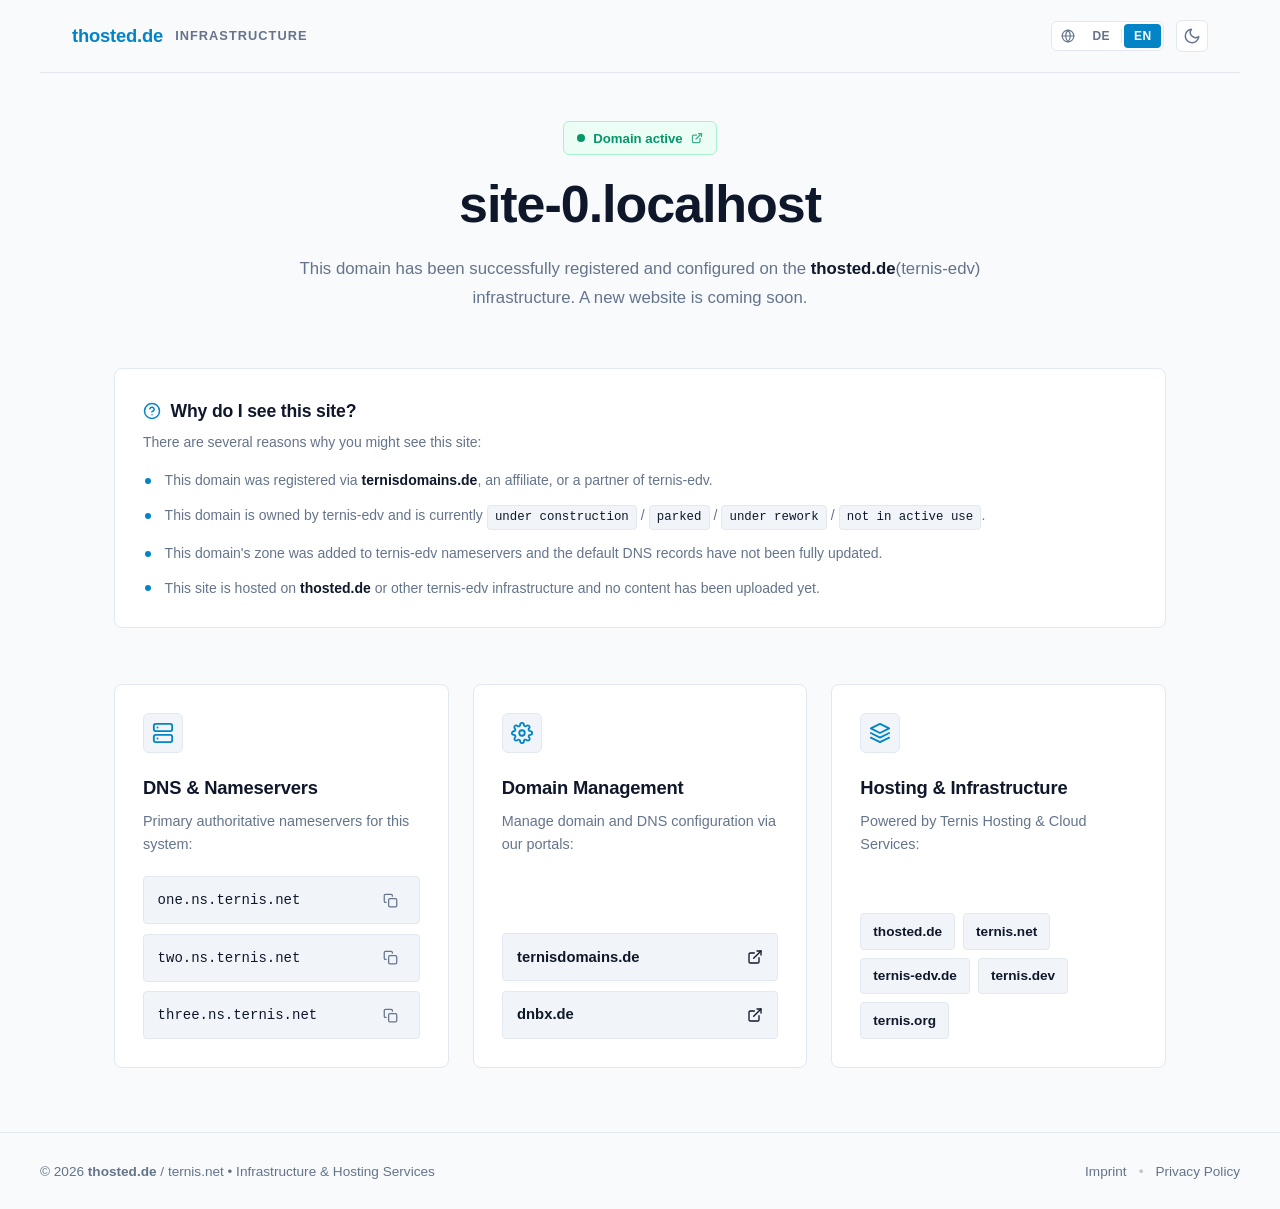
<file: index.html>
<!DOCTYPE html>
<html lang="de" data-theme="dark">
<head>
  <meta charset="UTF-8" />
  <meta name="viewport" content="width=device-width, initial-scale=1.0" />
  <meta http-equiv="X-UA-Compatible" content="ie=edge" />
  <title>Domain Parked | thosted.de</title>
  <meta name="description" content="This domain is hosted on thosted.de infrastructure." />
  <meta name="robots" content="noindex, nofollow" />
  <link rel="stylesheet" href="style.css" />
  <link rel="icon" href="data:image/svg+xml,<svg xmlns=%22http://www.w3.org/2000/svg%22 viewBox=%220 0 100 100%22><text y=%22.9em%22 font-size=%2290%22>🌐</text></svg>" />
</head>
<body>
  <header class="header">
    <div class="brand">
      <span class="brand-badge">thosted.de</span>
      <span class="brand-sub">Infrastructure</span>
    </div>
    <div class="controls">
      <div class="lang-switch" role="group" aria-label="Language Selector">
        <span class="lang-icon" aria-hidden="true">
          <svg viewBox="0 0 24 24" width="14" height="14" fill="none" stroke="currentColor" stroke-width="2" stroke-linecap="round" stroke-linejoin="round">
            <circle cx="12" cy="12" r="10"></circle>
            <line x1="2" y1="12" x2="22" y2="12"></line>
            <path d="M12 2a15.3 15.3 0 0 1 4 10 15.3 15.3 0 0 1-4 10 15.3 15.3 0 0 1-4-10 15.3 15.3 0 0 1 4-10z"></path>
          </svg>
        </span>
        <button type="button" class="lang-btn active" data-lang="de" aria-pressed="true">DE</button>
        <span class="lang-divider"></span>
        <button type="button" class="lang-btn" data-lang="en" aria-pressed="false">EN</button>
      </div>
      <button type="button" id="themeToggle" class="theme-toggle" aria-label="Toggle Theme" title="Toggle Light/Dark Theme">
        <svg class="sun-icon" viewBox="0 0 24 24" width="18" height="18" fill="none" stroke="currentColor" stroke-width="2" stroke-linecap="round" stroke-linejoin="round">
          <circle cx="12" cy="12" r="5"></circle>
          <line x1="12" y1="1" x2="12" y2="3"></line>
          <line x1="12" y1="21" x2="12" y2="23"></line>
          <line x1="4.22" y1="4.22" x2="5.64" y2="5.64"></line>
          <line x1="18.36" y1="18.36" x2="19.78" y2="19.78"></line>
          <line x1="1" y1="12" x2="3" y2="12"></line>
          <line x1="21" y1="12" x2="23" y2="12"></line>
          <line x1="4.22" y1="19.78" x2="5.64" y2="18.36"></line>
          <line x1="18.36" y1="5.64" x2="19.78" y2="4.22"></line>
        </svg>
        <svg class="moon-icon" viewBox="0 0 24 24" width="18" height="18" fill="none" stroke="currentColor" stroke-width="2" stroke-linecap="round" stroke-linejoin="round">
          <path d="M21 12.79A9 9 0 1 1 11.21 3 7 7 0 0 0 21 12.79z"></path>
        </svg>
      </button>
    </div>
  </header>

  <main class="container">
    <div class="hero">
      <a id="statusLink" href="https://tstatus.de" target="_blank" rel="noopener noreferrer" class="status-pill" title="System Status: tstatus.de">
        <span class="status-dot"></span>
        <span data-i18n="status_active">Domain aktiv geschaltet</span>
        <svg class="status-arrow" viewBox="0 0 24 24" width="12" height="12" fill="none" stroke="currentColor" stroke-width="2.5" stroke-linecap="round" stroke-linejoin="round">
          <path d="M18 13v6a2 2 0 0 1-2 2H5a2 2 0 0 1-2-2V8a2 2 0 0 1 2-2h6"></path>
          <polyline points="15 3 21 3 21 9"></polyline>
          <line x1="10" y1="14" x2="21" y2="3"></line>
        </svg>
      </a>
      <h1 id="domainName" class="domain-title">ihre-domain.de</h1>
      <p class="hero-desc" data-i18n="hero_description">
        Diese Domain wurde erfolgreich registriert und ist auf der <strong>thosted.de</strong>(ternis-edv) Infrastruktur eingerichtet. Hier entsteht in Kürze eine neue Webpräsenz.
      </p>
    </div>

    <section class="why-box" aria-labelledby="whyTitle">
      <div class="why-header">
        <svg class="why-icon" viewBox="0 0 24 24" width="18" height="18" fill="none" stroke="currentColor" stroke-width="2" stroke-linecap="round" stroke-linejoin="round" aria-hidden="true">
          <circle cx="12" cy="12" r="10"></circle>
          <path d="M9.09 9a3 3 0 0 1 5.83 1c0 2-3 3-3 3"></path>
          <line x1="12" y1="17" x2="12.01" y2="17"></line>
        </svg>
        <h2 id="whyTitle" class="why-title" data-i18n="why_title">Warum sehe ich diese Seite?</h2>
      </div>
      <p class="why-subtitle" data-i18n="why_subtitle">Mögliche Gründe für die Anzeige dieser Seite:</p>
      <ul class="why-list">
        <li data-i18n="why_reason_1">Diese Domain wurde über <strong>ternisdomains.de</strong>, verbundene Dienste oder einen Partner von ternis-edv registriert.</li>
        <li data-i18n="why_reason_2">Diese Domain gehört ternis-edv und ist derzeit <span class="status-tag">im Aufbau</span> / <span class="status-tag">geparkt</span> / <span class="status-tag">in Überarbeitung</span> / <span class="status-tag">nicht aktiv genutzt</span>.</li>
        <li data-i18n="why_reason_3">Die DNS-Zone dieser Domain wurde auf den Nameservern von ternis-edv eingerichtet und die Standard-DNS-Einträge wurden noch nicht vollständig geändert.</li>
        <li data-i18n="why_reason_4">Diese Seite wird auf <strong>thosted.de</strong> oder anderer Infrastruktur von ternis-edv gehostet und es wurden noch keine Inhalte bereitgestellt.</li>
      </ul>
    </section>

    <div class="cards-grid">
      <!-- DNS Info Card -->
      <section class="card">
        <div class="card-icon">
          <svg viewBox="0 0 24 24" width="22" height="22" fill="none" stroke="currentColor" stroke-width="2" stroke-linecap="round" stroke-linejoin="round">
            <rect x="2" y="2" width="20" height="8" rx="2" ry="2"></rect>
            <rect x="2" y="14" width="20" height="8" rx="2" ry="2"></rect>
            <line x1="6" y1="6" x2="6.01" y2="6"></line>
            <line x1="6" y1="18" x2="6.01" y2="18"></line>
          </svg>
        </div>
        <h2 class="card-title" data-i18n="dns_title">DNS & Nameserver</h2>
        <p class="card-desc" data-i18n="dns_desc">Zuständige primäre Nameserver für dieses System:</p>
        <div class="ns-list">
          <div class="ns-item">
            <code>one.ns.ternis.net</code>
            <button type="button" class="copy-btn" data-copy="one.ns.ternis.net" title="Copy to clipboard" aria-label="Copy one.ns.ternis.net">
              <svg viewBox="0 0 24 24" width="15" height="15" fill="none" stroke="currentColor" stroke-width="2" stroke-linecap="round" stroke-linejoin="round">
                <rect x="9" y="9" width="13" height="13" rx="2" ry="2"></rect>
                <path d="M5 15H4a2 2 0 0 1-2-2V4a2 2 0 0 1 2-2h9a2 2 0 0 1 2 2v1"></path>
              </svg>
              <span class="copy-tooltip" data-i18n="copied_text">Kopiert!</span>
            </button>
          </div>
          <div class="ns-item">
            <code>two.ns.ternis.net</code>
            <button type="button" class="copy-btn" data-copy="two.ns.ternis.net" title="Copy to clipboard" aria-label="Copy two.ns.ternis.net">
              <svg viewBox="0 0 24 24" width="15" height="15" fill="none" stroke="currentColor" stroke-width="2" stroke-linecap="round" stroke-linejoin="round">
                <rect x="9" y="9" width="13" height="13" rx="2" ry="2"></rect>
                <path d="M5 15H4a2 2 0 0 1-2-2V4a2 2 0 0 1 2-2h9a2 2 0 0 1 2 2v1"></path>
              </svg>
              <span class="copy-tooltip" data-i18n="copied_text">Kopiert!</span>
            </button>
          </div>
          <div class="ns-item">
            <code>three.ns.ternis.net</code>
            <button type="button" class="copy-btn" data-copy="three.ns.ternis.net" title="Copy to clipboard" aria-label="Copy three.ns.ternis.net">
              <svg viewBox="0 0 24 24" width="15" height="15" fill="none" stroke="currentColor" stroke-width="2" stroke-linecap="round" stroke-linejoin="round">
                <rect x="9" y="9" width="13" height="13" rx="2" ry="2"></rect>
                <path d="M5 15H4a2 2 0 0 1-2-2V4a2 2 0 0 1 2-2h9a2 2 0 0 1 2 2v1"></path>
              </svg>
              <span class="copy-tooltip" data-i18n="copied_text">Kopiert!</span>
            </button>
          </div>
        </div>
      </section>

      <!-- Management Card -->
      <section class="card">
        <div class="card-icon">
          <svg viewBox="0 0 24 24" width="22" height="22" fill="none" stroke="currentColor" stroke-width="2" stroke-linecap="round" stroke-linejoin="round">
            <circle cx="12" cy="12" r="3"></circle>
            <path d="M19.4 15a1.65 1.65 0 0 0 .33 1.82l.06.06a2 2 0 0 1 0 2.83 2 2 0 0 1-2.83 0l-.06-.06a1.65 1.65 0 0 0-1.82-.33 1.65 1.65 0 0 0-1 1.51V21a2 2 0 0 1-2 2 2 2 0 0 1-2-2v-.09A1.65 1.65 0 0 0 9 19.4a1.65 1.65 0 0 0-1.82.33l-.06.06a2 2 0 0 1-2.83 0 2 2 0 0 1 0-2.83l.06-.06a1.65 1.65 0 0 0 .33-1.82 1.65 1.65 0 0 0-1.51-1H3a2 2 0 0 1-2-2 2 2 0 0 1 2-2h.09A1.65 1.65 0 0 0 4.6 9a1.65 1.65 0 0 0-.33-1.82l-.06-.06a2 2 0 0 1 0-2.83 2 2 0 0 1 2.83 0l.06.06a1.65 1.65 0 0 0 1.82.33H9a1.65 1.65 0 0 0 1-1.51V3a2 2 0 0 1 2-2 2 2 0 0 1 2 2v.09a1.65 1.65 0 0 0 1 1.51 1.65 1.65 0 0 0 1.82-.33l.06-.06a2 2 0 0 1 2.83 0 2 2 0 0 1 0 2.83l-.06.06a1.65 1.65 0 0 0-.33 1.82V9a1.65 1.65 0 0 0 1.51 1H21a2 2 0 0 1 2 2 2 2 0 0 1-2 2h-.09a1.65 1.65 0 0 0-1.51 1z"></path>
          </svg>
        </div>
        <h2 class="card-title" data-i18n="mgmt_title">Domain-Verwaltung</h2>
        <p class="card-desc" data-i18n="mgmt_desc">Verwaltung und DNS-Konfiguration über die Domain-Portale:</p>
        <div class="links-list">
          <a href="https://ternisdomains.de" target="_blank" rel="noopener noreferrer" class="portal-link">
            <span>ternisdomains.de</span>
            <svg viewBox="0 0 24 24" width="16" height="16" fill="none" stroke="currentColor" stroke-width="2" stroke-linecap="round" stroke-linejoin="round">
              <path d="M18 13v6a2 2 0 0 1-2 2H5a2 2 0 0 1-2-2V8a2 2 0 0 1 2-2h6"></path>
              <polyline points="15 3 21 3 21 9"></polyline>
              <line x1="10" y1="14" x2="21" y2="3"></line>
            </svg>
          </a>
          <a href="https://dnbx.de" target="_blank" rel="noopener noreferrer" class="portal-link">
            <span>dnbx.de</span>
            <svg viewBox="0 0 24 24" width="16" height="16" fill="none" stroke="currentColor" stroke-width="2" stroke-linecap="round" stroke-linejoin="round">
              <path d="M18 13v6a2 2 0 0 1-2 2H5a2 2 0 0 1-2-2V8a2 2 0 0 1 2-2h6"></path>
              <polyline points="15 3 21 3 21 9"></polyline>
              <line x1="10" y1="14" x2="21" y2="3"></line>
            </svg>
          </a>
        </div>
      </section>

      <!-- Infrastructure Info Card -->
      <section class="card">
        <div class="card-icon">
          <svg viewBox="0 0 24 24" width="22" height="22" fill="none" stroke="currentColor" stroke-width="2" stroke-linecap="round" stroke-linejoin="round">
            <path d="M12 2L2 7l10 5 10-5-10-5z"></path>
            <path d="M2 17l10 5 10-5"></path>
            <path d="M2 12l10 5 10-5"></path>
          </svg>
        </div>
        <h2 class="card-title" data-i18n="infra_title">Hosting & Infrastruktur</h2>
        <p class="card-desc" data-i18n="infra_desc">Bereitgestellt durch die Ternis Hosting & Cloud Services:</p>
        <div class="infra-tags">
          <a href="https://thosted.de" target="_blank" rel="noopener noreferrer" class="tag-link">thosted.de</a>
          <a href="https://ternis.net" target="_blank" rel="noopener noreferrer" class="tag-link">ternis.net</a>
          <a href="https://ternis-edv.de" target="_blank" rel="noopener noreferrer" class="tag-link">ternis-edv.de</a>
          <a href="https://ternis.dev" target="_blank" rel="noopener noreferrer" class="tag-link">ternis.dev</a>
          <a href="https://ternis.org" target="_blank" rel="noopener noreferrer" class="tag-link">ternis.org</a>
        </div>
      </section>
    </div>
  </main>

  <footer class="footer">
    <div class="footer-container">
      <div class="footer-meta">
        <p>&copy; <span id="currentYear"></span> <strong>thosted.de</strong> / ternis.net &bull; Infrastructure & Hosting Services</p>
      </div>
      <nav class="footer-links" aria-label="Legal navigation">
        <a id="imprintLink" href="https://ternis.dev/de/legal/imprint" target="_blank" rel="noopener noreferrer" data-i18n="legal_imprint">
          Impressum
        </a>
        <span class="sep">&bull;</span>
        <a id="privacyLink" href="https://ternis.dev/de/legal/privacy" target="_blank" rel="noopener noreferrer" data-i18n="privacy_policy">
          Datenschutz
        </a>
      </nav>
    </div>
  </footer>

  <script src="app.js"></script>
</body>
</html>
</file>
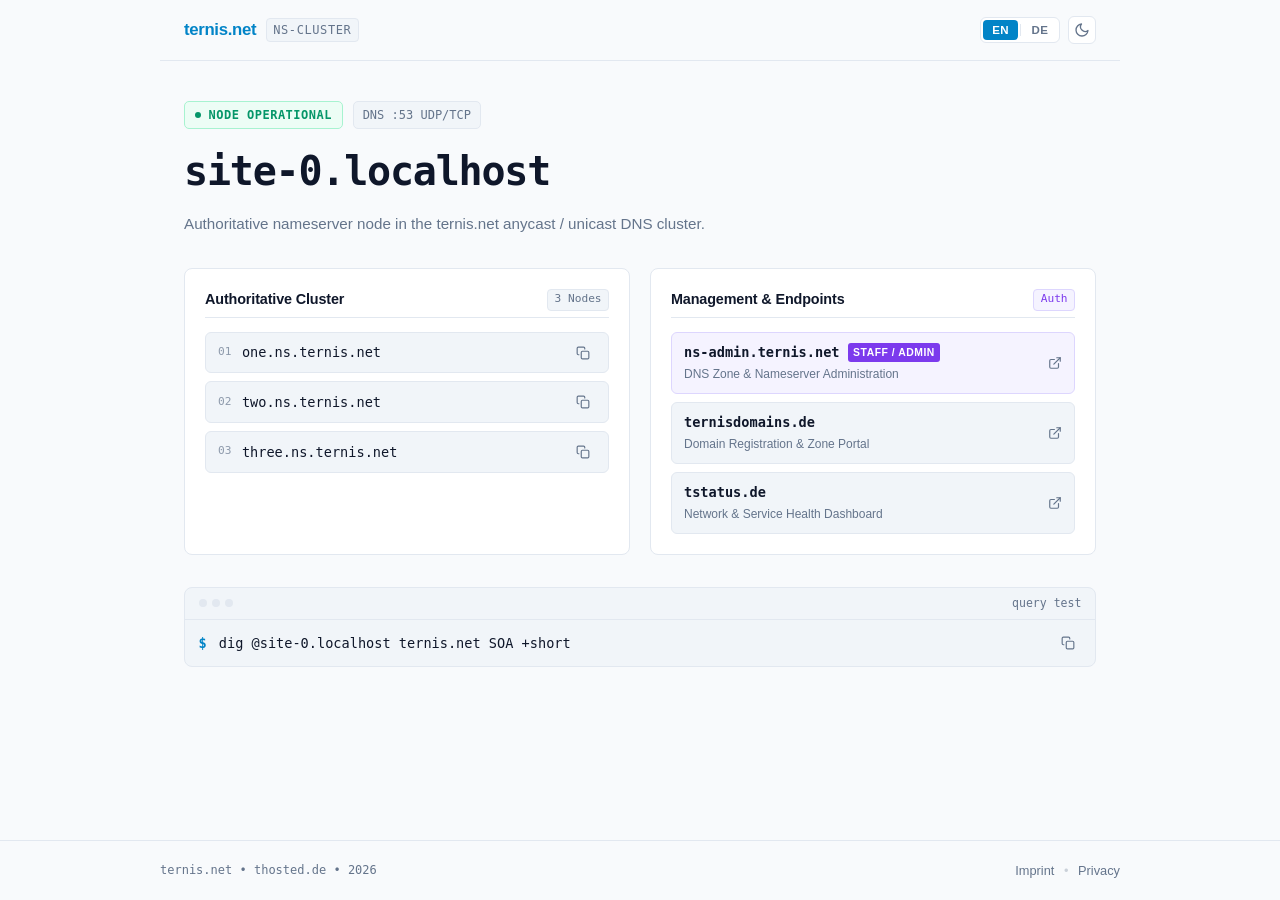
<file: nameserver/index.html>
<!DOCTYPE html>
<html lang="en" data-theme="dark">
<head>
  <meta charset="UTF-8" />
  <meta name="viewport" content="width=device-width, initial-scale=1.0" />
  <meta http-equiv="X-UA-Compatible" content="ie=edge" />
  <title>DNS Node | ternis.net</title>
  <meta name="description" content="Authoritative DNS node on ternis.net infrastructure." />
  <meta name="robots" content="noindex, nofollow" />
  <link rel="stylesheet" href="style.css" />
  <link rel="icon" href="data:image/svg+xml,<svg xmlns=%22http://www.w3.org/2000/svg%22 viewBox=%220 0 100 100%22><text y=%22.9em%22 font-size=%2290%22>⚡</text></svg>" />
</head>
<body>
  <header class="header">
    <div class="brand">
      <span class="brand-badge">ternis.net</span>
      <span class="brand-sub">ns-cluster</span>
    </div>
    <div class="controls">
      <div class="lang-switch" role="group" aria-label="Language Selector">
        <button type="button" class="lang-btn active" data-lang="en" aria-pressed="true">EN</button>
        <span class="lang-divider"></span>
        <button type="button" class="lang-btn" data-lang="de" aria-pressed="false">DE</button>
      </div>
      <button type="button" id="themeToggle" class="theme-toggle" aria-label="Toggle Theme" title="Toggle Light/Dark Theme">
        <svg class="sun-icon" viewBox="0 0 24 24" width="16" height="16" fill="none" stroke="currentColor" stroke-width="2" stroke-linecap="round" stroke-linejoin="round">
          <circle cx="12" cy="12" r="5"></circle>
          <line x1="12" y1="1" x2="12" y2="3"></line>
          <line x1="12" y1="21" x2="12" y2="23"></line>
          <line x1="4.22" y1="4.22" x2="5.64" y2="5.64"></line>
          <line x1="18.36" y1="18.36" x2="19.78" y2="19.78"></line>
          <line x1="1" y1="12" x2="3" y2="12"></line>
          <line x1="21" y1="12" x2="23" y2="12"></line>
          <line x1="4.22" y1="19.78" x2="5.64" y2="18.36"></line>
          <line x1="18.36" y1="5.64" x2="19.78" y2="4.22"></line>
        </svg>
        <svg class="moon-icon" viewBox="0 0 24 24" width="16" height="16" fill="none" stroke="currentColor" stroke-width="2" stroke-linecap="round" stroke-linejoin="round">
          <path d="M21 12.79A9 9 0 1 1 11.21 3 7 7 0 0 0 21 12.79z"></path>
        </svg>
      </button>
    </div>
  </header>

  <main class="container">
    <!-- Hero / Node Info -->
    <div class="hero">
      <div class="hero-top">
        <a id="statusLink" href="https://tstatus.de" target="_blank" rel="noopener noreferrer" class="status-pill" title="Health status: tstatus.de">
          <span class="status-dot"></span>
          <span data-i18n="status_text">NODE OPERATIONAL</span>
        </a>
        <span class="proto-tag">DNS :53 UDP/TCP</span>
      </div>
      <h1 id="domainName" class="node-title">one.ns.ternis.net</h1>
      <p class="node-desc" data-i18n="node_desc">Authoritative nameserver node in the ternis.net anycast / unicast DNS cluster.</p>
    </div>

    <!-- Quick Tech Grid -->
    <div class="grid">
      <!-- Cluster Nodes -->
      <section class="box">
        <div class="box-header">
          <span class="box-title" data-i18n="cluster_title">Authoritative Cluster</span>
          <span class="box-badge">3 Nodes</span>
        </div>
        <div class="ns-list">
          <div class="ns-item" data-host="one.ns.ternis.net">
            <div class="ns-info">
              <span class="ns-num">01</span>
              <code>one.ns.ternis.net</code>
            </div>
            <button type="button" class="copy-btn" data-copy="one.ns.ternis.net" title="Copy hostname" aria-label="Copy one.ns.ternis.net">
              <svg viewBox="0 0 24 24" width="14" height="14" fill="none" stroke="currentColor" stroke-width="2" stroke-linecap="round" stroke-linejoin="round"><rect x="9" y="9" width="13" height="13" rx="2" ry="2"></rect><path d="M5 15H4a2 2 0 0 1-2-2V4a2 2 0 0 1 2-2h9a2 2 0 0 1 2 2v1"></path></svg>
              <span class="copy-tooltip" data-i18n="copied">Copied</span>
            </button>
          </div>

          <div class="ns-item" data-host="two.ns.ternis.net">
            <div class="ns-info">
              <span class="ns-num">02</span>
              <code>two.ns.ternis.net</code>
            </div>
            <button type="button" class="copy-btn" data-copy="two.ns.ternis.net" title="Copy hostname" aria-label="Copy two.ns.ternis.net">
              <svg viewBox="0 0 24 24" width="14" height="14" fill="none" stroke="currentColor" stroke-width="2" stroke-linecap="round" stroke-linejoin="round"><rect x="9" y="9" width="13" height="13" rx="2" ry="2"></rect><path d="M5 15H4a2 2 0 0 1-2-2V4a2 2 0 0 1 2-2h9a2 2 0 0 1 2 2v1"></path></svg>
              <span class="copy-tooltip" data-i18n="copied">Copied</span>
            </button>
          </div>

          <div class="ns-item" data-host="three.ns.ternis.net">
            <div class="ns-info">
              <span class="ns-num">03</span>
              <code>three.ns.ternis.net</code>
            </div>
            <button type="button" class="copy-btn" data-copy="three.ns.ternis.net" title="Copy hostname" aria-label="Copy three.ns.ternis.net">
              <svg viewBox="0 0 24 24" width="14" height="14" fill="none" stroke="currentColor" stroke-width="2" stroke-linecap="round" stroke-linejoin="round"><rect x="9" y="9" width="13" height="13" rx="2" ry="2"></rect><path d="M5 15H4a2 2 0 0 1-2-2V4a2 2 0 0 1 2-2h9a2 2 0 0 1 2 2v1"></path></svg>
              <span class="copy-tooltip" data-i18n="copied">Copied</span>
            </button>
          </div>
        </div>
      </section>

      <!-- Admin & Endpoints -->
      <section class="box">
        <div class="box-header">
          <span class="box-title" data-i18n="admin_title">Management & Endpoints</span>
          <span class="box-badge admin-badge-tag">Auth</span>
        </div>
        <div class="endpoint-list">
          <a href="https://ns-admin.ternis.net" target="_blank" rel="noopener noreferrer" class="endpoint-link admin-highlight">
            <div class="endpoint-left">
              <div class="endpoint-main">
                <code>ns-admin.ternis.net</code>
                <span class="badge-role" data-i18n="role_staff">Staff / Admin</span>
              </div>
              <span class="endpoint-sub" data-i18n="admin_sub">DNS Zone & Nameserver Administration</span>
            </div>
            <svg class="ext-icon" viewBox="0 0 24 24" width="14" height="14" fill="none" stroke="currentColor" stroke-width="2" stroke-linecap="round" stroke-linejoin="round"><path d="M18 13v6a2 2 0 0 1-2 2H5a2 2 0 0 1-2-2V8a2 2 0 0 1 2-2h6"></path><polyline points="15 3 21 3 21 9"></polyline><line x1="10" y1="14" x2="21" y2="3"></line></svg>
          </a>

          <a href="https://ternisdomains.de" target="_blank" rel="noopener noreferrer" class="endpoint-link">
            <div class="endpoint-left">
              <div class="endpoint-main">
                <code>ternisdomains.de</code>
              </div>
              <span class="endpoint-sub" data-i18n="ternisdomains_sub">Domain Registration & Zone Portal</span>
            </div>
            <svg class="ext-icon" viewBox="0 0 24 24" width="14" height="14" fill="none" stroke="currentColor" stroke-width="2" stroke-linecap="round" stroke-linejoin="round"><path d="M18 13v6a2 2 0 0 1-2 2H5a2 2 0 0 1-2-2V8a2 2 0 0 1 2-2h6"></path><polyline points="15 3 21 3 21 9"></polyline><line x1="10" y1="14" x2="21" y2="3"></line></svg>
          </a>

          <a href="https://tstatus.de" target="_blank" rel="noopener noreferrer" class="endpoint-link">
            <div class="endpoint-left">
              <div class="endpoint-main">
                <code>tstatus.de</code>
              </div>
              <span class="endpoint-sub" data-i18n="status_sub">Network & Service Health Dashboard</span>
            </div>
            <svg class="ext-icon" viewBox="0 0 24 24" width="14" height="14" fill="none" stroke="currentColor" stroke-width="2" stroke-linecap="round" stroke-linejoin="round"><path d="M18 13v6a2 2 0 0 1-2 2H5a2 2 0 0 1-2-2V8a2 2 0 0 1 2-2h6"></path><polyline points="15 3 21 3 21 9"></polyline><line x1="10" y1="14" x2="21" y2="3"></line></svg>
          </a>
        </div>
      </section>
    </div>

    <!-- Terminal Quick Dig -->
    <div class="terminal-box">
      <div class="terminal-bar">
        <div class="term-dots">
          <span></span><span></span><span></span>
        </div>
        <span class="term-title">query test</span>
      </div>
      <div class="term-body">
        <span class="term-prompt">$</span>
        <code id="digCommand">dig @one.ns.ternis.net ternis.net SOA +short</code>
        <button type="button" class="copy-btn copy-term" id="copyDigBtn" data-copy="dig @one.ns.ternis.net ternis.net SOA +short" title="Copy command">
          <svg viewBox="0 0 24 24" width="14" height="14" fill="none" stroke="currentColor" stroke-width="2" stroke-linecap="round" stroke-linejoin="round"><rect x="9" y="9" width="13" height="13" rx="2" ry="2"></rect><path d="M5 15H4a2 2 0 0 1-2-2V4a2 2 0 0 1 2-2h9a2 2 0 0 1 2 2v1"></path></svg>
          <span class="copy-tooltip" data-i18n="copied">Copied</span>
        </button>
      </div>
    </div>
  </main>

  <footer class="footer">
    <div class="footer-container">
      <div class="footer-meta">
        <code>ternis.net</code> &bull; <code>thosted.de</code> &bull; <span id="currentYear"></span>
      </div>
      <nav class="footer-links" aria-label="Legal links">
        <a id="imprintLink" href="https://ternis.dev/en/legal/imprint" target="_blank" rel="noopener noreferrer" data-i18n="imprint">Imprint</a>
        <span class="sep">&bull;</span>
        <a id="privacyLink" href="https://ternis.dev/en/legal/privacy" target="_blank" rel="noopener noreferrer" data-i18n="privacy">Privacy</a>
      </nav>
    </div>
  </footer>

  <script src="app.js"></script>
</body>
</html>
</file>
<file: style.css>
:root {
  --bg-color: #0b0f17;
  --text-main: #f1f5f9;
  --text-muted: #94a3b8;
  --card-bg: #131b2e;
  --card-border: #1e293b;
  --card-hover-border: #38bdf8;
  --accent: #0284c7;
  --accent-hover: #0369a1;
  --code-bg: #0b1120;
  --code-border: #1e293b;
  --status-bg: #064e3b;
  --status-border: #059669;
  --status-text: #34d399;
  --header-border: #1e293b;
  --footer-border: #1e293b;
  --link-hover: #38bdf8;
  --btn-active-bg: #0284c7;
  --btn-active-text: #ffffff;
}

[data-theme="light"] {
  --bg-color: #f8fafc;
  --text-main: #0f172a;
  --text-muted: #64748b;
  --card-bg: #ffffff;
  --card-border: #e2e8f0;
  --card-hover-border: #0284c7;
  --accent: #0284c7;
  --accent-hover: #0369a1;
  --code-bg: #f1f5f9;
  --code-border: #e2e8f0;
  --status-bg: #ecfdf5;
  --status-border: #a7f3d0;
  --status-text: #059669;
  --header-border: #e2e8f0;
  --footer-border: #e2e8f0;
  --link-hover: #0284c7;
  --btn-active-bg: #0284c7;
  --btn-active-text: #ffffff;
}

* {
  box-sizing: border-box;
  margin: 0;
  padding: 0;
}

body {
  font-family: -apple-system, BlinkMacSystemFont, "Segoe UI", Roboto, Helvetica, Arial, sans-serif;
  background-color: var(--bg-color);
  color: var(--text-main);
  min-height: 100vh;
  display: flex;
  flex-direction: column;
  line-height: 1.6;
  transition: background-color 0.2s ease, color 0.2s ease;
}

/* Header */
.header {
  display: flex;
  justify-content: space-between;
  align-items: center;
  padding: 1.25rem 2rem;
  max-width: 1200px;
  width: 100%;
  margin: 0 auto;
  border-bottom: 1px solid var(--header-border);
}

.brand {
  display: flex;
  align-items: center;
  gap: 0.75rem;
}

.brand-badge {
  font-weight: 700;
  font-size: 1.15rem;
  letter-spacing: -0.01em;
  color: var(--accent);
}

.brand-sub {
  font-size: 0.8rem;
  text-transform: uppercase;
  letter-spacing: 0.08em;
  color: var(--text-muted);
  font-weight: 600;
}

.controls {
  display: flex;
  align-items: center;
  gap: 0.75rem;
}

.lang-switch {
  display: inline-flex;
  align-items: center;
  background: var(--card-bg);
  border: 1px solid var(--card-border);
  border-radius: 6px;
  padding: 2px;
  gap: 2px;
}

.lang-icon {
  display: flex;
  align-items: center;
  justify-content: center;
  padding: 0 0.35rem 0 0.45rem;
  color: var(--text-muted);
}

.lang-divider {
  width: 1px;
  height: 14px;
  background-color: var(--card-border);
}

.lang-btn {
  background: none;
  border: none;
  color: var(--text-muted);
  font-size: 0.75rem;
  font-weight: 700;
  letter-spacing: 0.03em;
  padding: 0.3rem 0.6rem;
  border-radius: 4px;
  cursor: pointer;
  outline: none;
  transition: background-color 0.15s ease, color 0.15s ease;
}

.lang-btn:hover:not(.active) {
  color: var(--text-main);
  background-color: var(--code-bg);
}

.lang-btn:focus-visible {
  outline: 2px solid var(--accent);
  outline-offset: 1px;
}

.lang-btn.active {
  background: var(--btn-active-bg);
  color: var(--btn-active-text);
}

.theme-toggle {
  background: var(--card-bg);
  border: 1px solid var(--card-border);
  color: var(--text-muted);
  width: 32px;
  height: 32px;
  border-radius: 6px;
  display: flex;
  align-items: center;
  justify-content: center;
  cursor: pointer;
  transition: border-color 0.15s ease, color 0.15s ease, background-color 0.15s ease;
}

.theme-toggle:hover {
  color: var(--text-main);
  border-color: var(--card-hover-border);
  background: var(--code-bg);
}

.theme-toggle:focus-visible {
  outline: 2px solid var(--accent);
  outline-offset: 1px;
}

[data-theme="dark"] .theme-toggle .sun-icon {
  display: block;
}
[data-theme="dark"] .theme-toggle .moon-icon {
  display: none;
}
[data-theme="light"] .theme-toggle .sun-icon {
  display: none;
}
[data-theme="light"] .theme-toggle .moon-icon {
  display: block;
}

/* Main Container */
.container {
  flex: 1;
  max-width: 1100px;
  width: 100%;
  margin: 0 auto;
  padding: 3rem 1.5rem 4rem;
  display: flex;
  flex-direction: column;
  gap: 3.5rem;
}

/* Hero Section */
.hero {
  text-align: center;
  max-width: 760px;
  margin: 0 auto;
  display: flex;
  flex-direction: column;
  align-items: center;
  gap: 1.25rem;
}

.status-pill {
  display: inline-flex;
  align-items: center;
  gap: 0.5rem;
  padding: 0.35rem 0.85rem;
  background: var(--status-bg);
  border: 1px solid var(--status-border);
  border-radius: 6px;
  font-size: 0.825rem;
  font-weight: 600;
  color: var(--status-text);
  text-decoration: none;
  cursor: pointer;
  transition: border-color 0.15s ease, background-color 0.15s ease;
}

.status-pill:hover {
  border-color: var(--status-text);
  background: rgba(16, 185, 129, 0.2);
}

.status-pill:focus-visible {
  outline: 2px solid var(--status-text);
  outline-offset: 2px;
}

.status-arrow {
  opacity: 0.75;
  transition: opacity 0.15s ease;
}

.status-pill:hover .status-arrow {
  opacity: 1;
}

.status-dot {
  width: 8px;
  height: 8px;
  background-color: var(--status-text);
  border-radius: 50%;
  animation: pulse 2s infinite ease-in-out;
}

@keyframes pulse {
  0%, 100% { opacity: 1; }
  50% { opacity: 0.3; }
}

.domain-title {
  font-size: clamp(2.2rem, 5vw, 3.25rem);
  font-weight: 800;
  letter-spacing: -0.02em;
  line-height: 1.15;
  word-break: break-word;
  color: var(--text-main);
}

.hero-desc {
  font-size: 1.05rem;
  color: var(--text-muted);
  line-height: 1.7;
}

.hero-desc strong {
  color: var(--text-main);
  font-weight: 600;
}

/* Why Section Box */
.why-box {
  width: 100%;
  background: var(--card-bg);
  border: 1px solid var(--card-border);
  border-radius: 8px;
  padding: 1.75rem;
  text-align: left;
  transition: border-color 0.15s ease;
}

.why-box:hover {
  border-color: var(--card-hover-border);
}

.why-header {
  display: flex;
  align-items: center;
  gap: 0.6rem;
  margin-bottom: 0.35rem;
}

.why-icon {
  color: var(--accent);
  flex-shrink: 0;
}

.why-title {
  font-size: 1.1rem;
  font-weight: 700;
  letter-spacing: -0.01em;
  color: var(--text-main);
}

.why-subtitle {
  font-size: 0.875rem;
  color: var(--text-muted);
  margin-bottom: 1rem;
}

.why-list {
  list-style: none;
  display: flex;
  flex-direction: column;
  gap: 0.75rem;
}

.why-list li {
  position: relative;
  padding-left: 1.35rem;
  font-size: 0.875rem;
  line-height: 1.6;
  color: var(--text-muted);
}

.why-list li::before {
  content: "";
  position: absolute;
  left: 0.15rem;
  top: 0.55rem;
  width: 6px;
  height: 6px;
  border-radius: 50%;
  background-color: var(--accent);
}

.why-list li strong {
  color: var(--text-main);
  font-weight: 600;
}

.status-tag {
  display: inline-block;
  padding: 0.1rem 0.45rem;
  font-size: 0.775rem;
  font-family: ui-monospace, SFMono-Regular, Menlo, Monaco, Consolas, monospace;
  border-radius: 4px;
  background: var(--code-bg);
  border: 1px solid var(--code-border);
  color: var(--text-main);
  white-space: nowrap;
}

/* Flat Cards Grid */
.cards-grid {
  display: grid;
  grid-template-columns: repeat(auto-fit, minmax(300px, 1fr));
  gap: 1.5rem;
}

.card {
  background: var(--card-bg);
  border: 1px solid var(--card-border);
  border-radius: 8px;
  padding: 1.75rem;
  display: flex;
  flex-direction: column;
  transition: border-color 0.15s ease;
}

.card:hover {
  border-color: var(--card-hover-border);
}

.card-icon {
  width: 40px;
  height: 40px;
  border-radius: 6px;
  background: var(--code-bg);
  border: 1px solid var(--code-border);
  color: var(--accent);
  display: flex;
  align-items: center;
  justify-content: center;
  margin-bottom: 1.25rem;
}

.card-title {
  font-size: 1.15rem;
  font-weight: 700;
  margin-bottom: 0.5rem;
  letter-spacing: -0.01em;
}

.card-desc {
  font-size: 0.9rem;
  color: var(--text-muted);
  margin-bottom: 1.25rem;
  flex-grow: 1;
}

/* Nameservers List */
.ns-list {
  display: flex;
  flex-direction: column;
  gap: 0.6rem;
}

.ns-item {
  display: flex;
  align-items: center;
  justify-content: space-between;
  background: var(--code-bg);
  border: 1px solid var(--code-border);
  padding: 0.65rem 0.85rem;
  border-radius: 4px;
  font-family: ui-monospace, SFMono-Regular, Menlo, Monaco, Consolas, monospace;
  font-size: 0.875rem;
}

.ns-item code {
  color: var(--text-main);
  user-select: all;
}

.copy-btn {
  background: none;
  border: 1px solid transparent;
  color: var(--text-muted);
  cursor: pointer;
  padding: 4px 6px;
  border-radius: 4px;
  display: flex;
  align-items: center;
  justify-content: center;
  position: relative;
  transition: color 0.15s ease, border-color 0.15s ease, background-color 0.15s ease;
}

.copy-btn:hover {
  color: var(--text-main);
  background: var(--card-bg);
  border-color: var(--card-border);
}

.copy-tooltip {
  position: absolute;
  top: -30px;
  right: 0;
  background: var(--accent);
  color: #fff;
  font-size: 0.72rem;
  font-weight: 600;
  font-family: -apple-system, BlinkMacSystemFont, sans-serif;
  padding: 3px 7px;
  border-radius: 3px;
  pointer-events: none;
  opacity: 0;
  visibility: hidden;
  transition: opacity 0.15s ease, visibility 0.15s ease;
  white-space: nowrap;
}

.copy-btn.copied .copy-tooltip {
  opacity: 1;
  visibility: visible;
}

/* Flat Management Links */
.links-list {
  display: flex;
  flex-direction: column;
  gap: 0.6rem;
}

.portal-link {
  display: flex;
  align-items: center;
  justify-content: space-between;
  background: var(--code-bg);
  border: 1px solid var(--code-border);
  padding: 0.7rem 0.9rem;
  border-radius: 4px;
  text-decoration: none;
  color: var(--text-main);
  font-weight: 600;
  font-size: 0.925rem;
  transition: border-color 0.15s ease, color 0.15s ease;
}

.portal-link:hover {
  border-color: var(--accent);
  color: var(--link-hover);
}

/* Flat Infrastructure Tags */
.infra-tags {
  display: flex;
  flex-wrap: wrap;
  gap: 0.5rem;
}

.tag-link {
  display: inline-block;
  padding: 0.4rem 0.75rem;
  background: var(--code-bg);
  border: 1px solid var(--code-border);
  border-radius: 4px;
  font-size: 0.85rem;
  color: var(--text-main);
  text-decoration: none;
  font-weight: 600;
  transition: border-color 0.15s ease, color 0.15s ease;
}

.tag-link:hover {
  border-color: var(--accent);
  color: var(--link-hover);
}

/* Footer */
.footer {
  border-top: 1px solid var(--footer-border);
  padding: 1.75rem 2rem;
  font-size: 0.85rem;
  color: var(--text-muted);
}

.footer-container {
  max-width: 1200px;
  margin: 0 auto;
  display: flex;
  flex-wrap: wrap;
  justify-content: space-between;
  align-items: center;
  gap: 1rem;
}

.footer-links {
  display: flex;
  align-items: center;
  gap: 0.75rem;
}

.footer-links a {
  color: var(--text-muted);
  text-decoration: none;
  transition: color 0.15s ease;
}

.footer-links a:hover {
  color: var(--link-hover);
  text-decoration: underline;
}

.sep {
  opacity: 0.4;
}

@media (max-width: 640px) {
  .header {
    padding: 1rem 1.25rem;
  }
  .container {
    padding: 2rem 1rem 3rem;
    gap: 2.5rem;
  }
  .why-box {
    padding: 1.25rem 1rem;
  }
  .footer-container {
    flex-direction: column;
    text-align: center;
  }
}
</file>
<file: nameserver/style.css>
:root {
  --bg: #090d16;
  --bg-subtle: #0f172a;
  --text-main: #f8fafc;
  --text-muted: #94a3b8;
  --card-bg: #0f172a;
  --card-border: #1e293b;
  --card-hover-border: #38bdf8;
  --accent: #38bdf8;
  --accent-hover: #0284c7;
  --accent-admin: #a855f7;
  --accent-admin-bg: rgba(168, 85, 247, 0.1);
  --accent-admin-border: rgba(168, 85, 247, 0.3);
  --code-bg: #070b12;
  --code-border: #1e293b;
  --status-bg: rgba(16, 185, 129, 0.12);
  --status-border: rgba(16, 185, 129, 0.35);
  --status-text: #34d399;
  --header-border: #1e293b;
  --footer-border: #1e293b;
  --btn-active-bg: #0284c7;
  --btn-active-text: #ffffff;
}

[data-theme="light"] {
  --bg: #f8fafc;
  --bg-subtle: #ffffff;
  --text-main: #0f172a;
  --text-muted: #64748b;
  --card-bg: #ffffff;
  --card-border: #e2e8f0;
  --card-hover-border: #0284c7;
  --accent: #0284c7;
  --accent-hover: #0369a1;
  --accent-admin: #7c3aed;
  --accent-admin-bg: #f5f3ff;
  --accent-admin-border: #ddd6fe;
  --code-bg: #f1f5f9;
  --code-border: #e2e8f0;
  --status-bg: #ecfdf5;
  --status-border: #a7f3d0;
  --status-text: #059669;
  --header-border: #e2e8f0;
  --footer-border: #e2e8f0;
  --btn-active-bg: #0284c7;
  --btn-active-text: #ffffff;
}

* {
  box-sizing: border-box;
  margin: 0;
  padding: 0;
}

body {
  font-family: -apple-system, BlinkMacSystemFont, "Segoe UI", Roboto, Helvetica, Arial, sans-serif;
  background-color: var(--bg);
  color: var(--text-main);
  min-height: 100vh;
  display: flex;
  flex-direction: column;
  line-height: 1.5;
  transition: background-color 0.15s ease, color 0.15s ease;
}

/* Header */
.header {
  display: flex;
  justify-content: space-between;
  align-items: center;
  padding: 1rem 1.5rem;
  max-width: 960px;
  width: 100%;
  margin: 0 auto;
  border-bottom: 1px solid var(--header-border);
}

.brand {
  display: flex;
  align-items: center;
  gap: 0.6rem;
}

.brand-badge {
  font-weight: 800;
  font-size: 1.05rem;
  letter-spacing: -0.02em;
  color: var(--accent);
}

.brand-sub {
  font-family: ui-monospace, SFMono-Regular, Menlo, Monaco, Consolas, monospace;
  font-size: 0.75rem;
  text-transform: uppercase;
  letter-spacing: 0.05em;
  padding: 0.15rem 0.4rem;
  background: var(--code-bg);
  border: 1px solid var(--code-border);
  border-radius: 4px;
  color: var(--text-muted);
}

.controls {
  display: flex;
  align-items: center;
  gap: 0.5rem;
}

.lang-switch {
  display: inline-flex;
  align-items: center;
  background: var(--card-bg);
  border: 1px solid var(--card-border);
  border-radius: 6px;
  padding: 2px;
  gap: 2px;
}

.lang-divider {
  width: 1px;
  height: 12px;
  background-color: var(--card-border);
}

.lang-btn {
  background: none;
  border: none;
  color: var(--text-muted);
  font-size: 0.72rem;
  font-weight: 700;
  letter-spacing: 0.03em;
  padding: 0.25rem 0.55rem;
  border-radius: 4px;
  cursor: pointer;
  outline: none;
  transition: background-color 0.15s ease, color 0.15s ease;
}

.lang-btn:hover:not(.active) {
  color: var(--text-main);
  background-color: var(--code-bg);
}

.lang-btn.active {
  background: var(--btn-active-bg);
  color: var(--btn-active-text);
}

.theme-toggle {
  background: var(--card-bg);
  border: 1px solid var(--card-border);
  color: var(--text-muted);
  width: 28px;
  height: 28px;
  border-radius: 6px;
  display: flex;
  align-items: center;
  justify-content: center;
  cursor: pointer;
  transition: border-color 0.15s ease, color 0.15s ease;
}

.theme-toggle:hover {
  color: var(--text-main);
  border-color: var(--card-hover-border);
}

[data-theme="dark"] .theme-toggle .sun-icon { display: block; }
[data-theme="dark"] .theme-toggle .moon-icon { display: none; }
[data-theme="light"] .theme-toggle .sun-icon { display: none; }
[data-theme="light"] .theme-toggle .moon-icon { display: block; }

/* Main Container */
.container {
  flex: 1;
  max-width: 960px;
  width: 100%;
  margin: 0 auto;
  padding: 2.5rem 1.5rem 3rem;
  display: flex;
  flex-direction: column;
  gap: 2rem;
}

/* Hero */
.hero {
  display: flex;
  flex-direction: column;
  align-items: flex-start;
  gap: 0.75rem;
}

.hero-top {
  display: flex;
  align-items: center;
  gap: 0.6rem;
  flex-wrap: wrap;
}

.status-pill {
  display: inline-flex;
  align-items: center;
  gap: 0.45rem;
  padding: 0.25rem 0.65rem;
  background: var(--status-bg);
  border: 1px solid var(--status-border);
  border-radius: 5px;
  font-size: 0.75rem;
  font-family: ui-monospace, SFMono-Regular, Menlo, Monaco, Consolas, monospace;
  font-weight: 700;
  letter-spacing: 0.04em;
  color: var(--status-text);
  text-decoration: none;
  transition: border-color 0.15s ease;
}

.status-pill:hover {
  border-color: var(--status-text);
}

.status-dot {
  width: 6px;
  height: 6px;
  background-color: var(--status-text);
  border-radius: 50%;
  animation: pulse 2s infinite ease-in-out;
}

@keyframes pulse {
  0%, 100% { opacity: 1; }
  50% { opacity: 0.3; }
}

.proto-tag {
  font-family: ui-monospace, SFMono-Regular, Menlo, Monaco, Consolas, monospace;
  font-size: 0.75rem;
  color: var(--text-muted);
  background: var(--code-bg);
  border: 1px solid var(--code-border);
  padding: 0.25rem 0.55rem;
  border-radius: 5px;
}

.node-title {
  font-family: ui-monospace, SFMono-Regular, Menlo, Monaco, Consolas, monospace;
  font-size: clamp(1.8rem, 4vw, 2.5rem);
  font-weight: 800;
  letter-spacing: -0.03em;
  color: var(--text-main);
  word-break: break-all;
}

.node-desc {
  font-size: 0.95rem;
  color: var(--text-muted);
  max-width: 650px;
}

/* Grid Layout */
.grid {
  display: grid;
  grid-template-columns: repeat(auto-fit, minmax(320px, 1fr));
  gap: 1.25rem;
}

.box {
  background: var(--card-bg);
  border: 1px solid var(--card-border);
  border-radius: 8px;
  padding: 1.25rem;
  display: flex;
  flex-direction: column;
  gap: 0.85rem;
  transition: border-color 0.15s ease;
}

.box:hover {
  border-color: var(--card-hover-border);
}

.box-header {
  display: flex;
  align-items: center;
  justify-content: space-between;
  padding-bottom: 0.4rem;
  border-bottom: 1px solid var(--card-border);
}

.box-title {
  font-size: 0.9rem;
  font-weight: 700;
  color: var(--text-main);
  letter-spacing: -0.01em;
}

.box-badge {
  font-family: ui-monospace, SFMono-Regular, monospace;
  font-size: 0.7rem;
  color: var(--text-muted);
  background: var(--code-bg);
  border: 1px solid var(--code-border);
  padding: 0.1rem 0.4rem;
  border-radius: 4px;
}

.admin-badge-tag {
  color: var(--accent-admin);
  border-color: var(--accent-admin-border);
  background: var(--accent-admin-bg);
}

/* NS List */
.ns-list {
  display: flex;
  flex-direction: column;
  gap: 0.5rem;
}

.ns-item {
  display: flex;
  align-items: center;
  justify-content: space-between;
  background: var(--code-bg);
  border: 1px solid var(--code-border);
  padding: 0.55rem 0.75rem;
  border-radius: 6px;
  font-family: ui-monospace, SFMono-Regular, Menlo, Monaco, Consolas, monospace;
  font-size: 0.85rem;
  transition: border-color 0.15s ease;
}

.ns-item.current-node {
  border-color: var(--accent);
  background: rgba(56, 189, 248, 0.07);
}

.ns-info {
  display: flex;
  align-items: center;
  gap: 0.65rem;
}

.ns-num {
  font-size: 0.7rem;
  color: var(--text-muted);
  opacity: 0.7;
}

.ns-item code {
  color: var(--text-main);
  user-select: all;
}

/* Endpoint Links */
.endpoint-list {
  display: flex;
  flex-direction: column;
  gap: 0.5rem;
}

.endpoint-link {
  display: flex;
  align-items: center;
  justify-content: space-between;
  background: var(--code-bg);
  border: 1px solid var(--code-border);
  padding: 0.6rem 0.75rem;
  border-radius: 6px;
  text-decoration: none;
  color: var(--text-main);
  transition: border-color 0.15s ease, background-color 0.15s ease;
}

.endpoint-link:hover {
  border-color: var(--accent);
}

.endpoint-left {
  display: flex;
  flex-direction: column;
  gap: 0.15rem;
}

.endpoint-main {
  display: flex;
  align-items: center;
  gap: 0.5rem;
  font-family: ui-monospace, SFMono-Regular, Menlo, Monaco, Consolas, monospace;
  font-size: 0.85rem;
  font-weight: 600;
}

.endpoint-sub {
  font-size: 0.75rem;
  color: var(--text-muted);
}

.badge-role {
  font-family: -apple-system, BlinkMacSystemFont, sans-serif;
  font-size: 0.65rem;
  font-weight: 700;
  text-transform: uppercase;
  letter-spacing: 0.05em;
  padding: 0.1rem 0.35rem;
  border-radius: 3px;
  background: var(--accent-admin);
  color: #ffffff;
}

.admin-highlight {
  border-color: var(--accent-admin-border);
  background: var(--accent-admin-bg);
}

.admin-highlight:hover {
  border-color: var(--accent-admin);
}

.ext-icon {
  color: var(--text-muted);
  flex-shrink: 0;
}

.endpoint-link:hover .ext-icon {
  color: var(--text-main);
}

/* Copy Button */
.copy-btn {
  background: none;
  border: 1px solid transparent;
  color: var(--text-muted);
  cursor: pointer;
  padding: 3px 5px;
  border-radius: 4px;
  display: flex;
  align-items: center;
  justify-content: center;
  position: relative;
  transition: color 0.15s ease, border-color 0.15s ease, background-color 0.15s ease;
}

.copy-btn:hover {
  color: var(--text-main);
  background: var(--card-bg);
  border-color: var(--card-border);
}

.copy-tooltip {
  position: absolute;
  top: 50%;
  right: calc(100% + 6px);
  transform: translateY(-50%);
  background: var(--accent);
  color: var(--bg);
  font-size: 0.68rem;
  font-weight: 700;
  font-family: -apple-system, BlinkMacSystemFont, sans-serif;
  padding: 2px 6px;
  border-radius: 3px;
  pointer-events: none;
  opacity: 0;
  visibility: hidden;
  transition: opacity 0.15s ease, visibility 0.15s ease;
  white-space: nowrap;
  z-index: 10;
}

.copy-btn.copied .copy-tooltip {
  opacity: 1;
  visibility: visible;
}

/* Terminal Box */
.terminal-box {
  background: var(--code-bg);
  border: 1px solid var(--code-border);
  border-radius: 8px;
  overflow: hidden;
}

.terminal-bar {
  display: flex;
  align-items: center;
  justify-content: space-between;
  background: rgba(255, 255, 255, 0.02);
  border-bottom: 1px solid var(--code-border);
  padding: 0.45rem 0.85rem;
}

.term-dots {
  display: flex;
  gap: 5px;
}

.term-dots span {
  width: 8px;
  height: 8px;
  border-radius: 50%;
  background: var(--card-border);
}

.term-title {
  font-family: ui-monospace, SFMono-Regular, monospace;
  font-size: 0.72rem;
  color: var(--text-muted);
  text-transform: lowercase;
}

.term-body {
  padding: 0.75rem 0.85rem;
  display: flex;
  align-items: center;
  justify-content: space-between;
  gap: 0.75rem;
  font-family: ui-monospace, SFMono-Regular, Menlo, Monaco, Consolas, monospace;
  font-size: 0.85rem;
  position: relative;
}

.term-prompt {
  color: var(--accent);
  font-weight: 700;
  user-select: none;
  flex-shrink: 0;
}

.term-body code {
  color: var(--text-main);
  flex: 1;
  min-width: 0;
  overflow-x: auto;
  user-select: all;
  white-space: nowrap;
}

.copy-btn.copy-term {
  flex-shrink: 0;
}

/* Footer */
.footer {
  border-top: 1px solid var(--footer-border);
  padding: 1.25rem 1.5rem;
  font-size: 0.8rem;
  color: var(--text-muted);
}

.footer-container {
  max-width: 960px;
  margin: 0 auto;
  display: flex;
  justify-content: space-between;
  align-items: center;
  gap: 1rem;
  flex-wrap: wrap;
}

.footer-meta {
  font-family: ui-monospace, SFMono-Regular, monospace;
  font-size: 0.75rem;
}

.footer-links {
  display: flex;
  align-items: center;
  gap: 0.6rem;
}

.footer-links a {
  color: var(--text-muted);
  text-decoration: none;
}

.footer-links a:hover {
  color: var(--accent);
  text-decoration: underline;
}

.sep {
  opacity: 0.3;
}

@media (max-width: 600px) {
  .container {
    padding: 1.5rem 1rem 2rem;
    gap: 1.5rem;
  }
  .grid {
    grid-template-columns: 1fr;
  }
  .footer-container {
    flex-direction: column;
    align-items: flex-start;
  }
}
</file>
